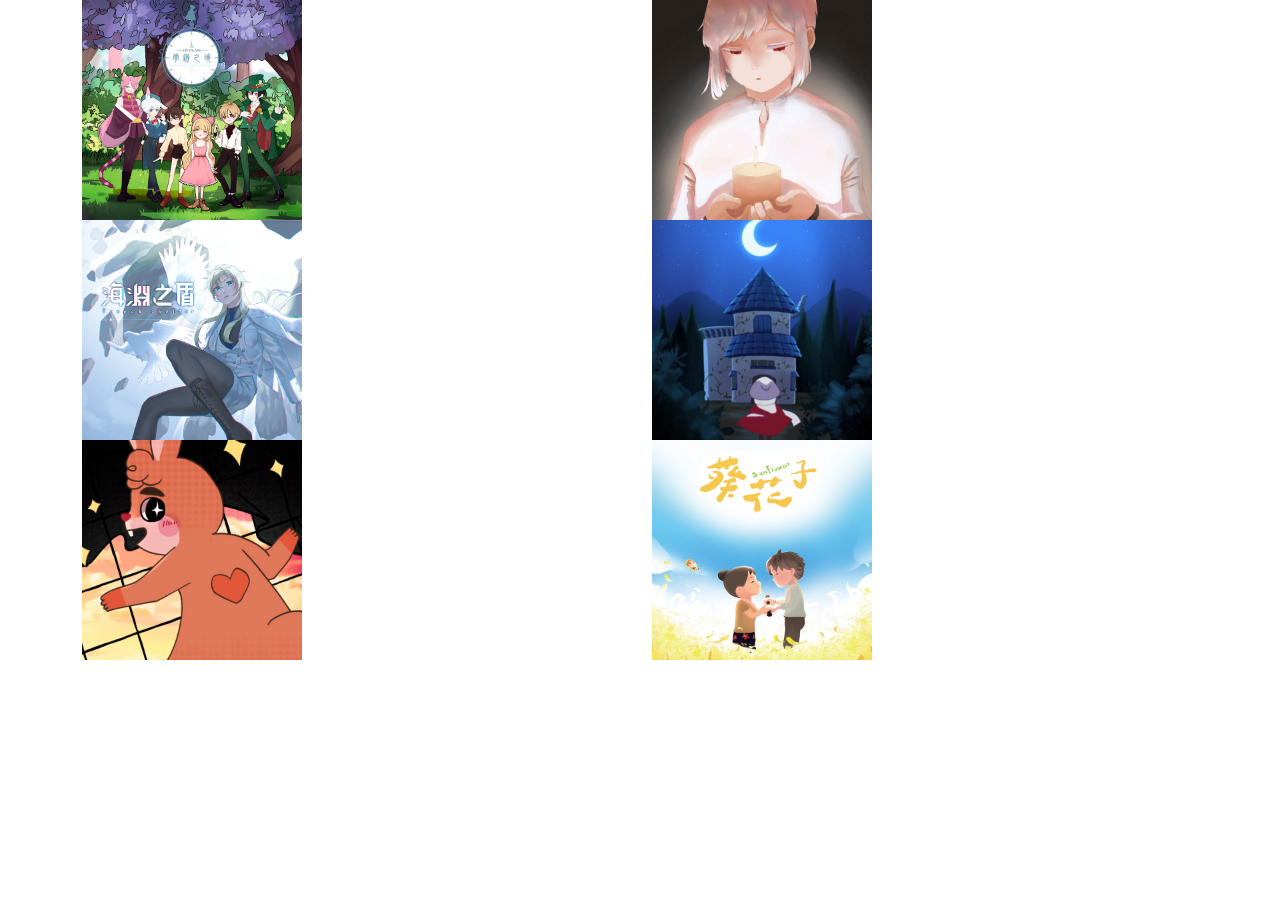
<file: gallery.html>
<!DOCTYPE html>
<html lang="en">
<head>
    <meta charset="UTF-8">
    <title>Title</title>
    <link rel="stylesheet" href="css/bootstrap.min.css">


</head>
<body>


    <div class="container">
        <div class ="row">
            <div class ="col-sm-4 col-lg-6"><img src="img/10 (1).jpg" height="220" width="220"/></div>
            <div class ="col-sm-4 col-lg-6"><img src="img/10 (2).jpg" height="220" width="220"/></div>
            <div class ="col-sm-4 col-lg-6"><img src="img/10 (3).jpg" height="220" width="220"/></div>
            <div class ="col-sm-4 col-lg-6"><img src="img/10 (4).jpg" height="220" width="220"/></div>
            <div class ="col-sm-4 col-lg-6"><img src="img/10 (5).jpg" height="220" width="220"/></div>
            <div class ="col-sm-4 col-lg-6"><img src="img/10 (6).jpg" height="220" width="220"/></div>

        </div>
    </div>

    <script src="./js/bootstrap.bundle.min.js"></script>
</body>
</html>
</file>
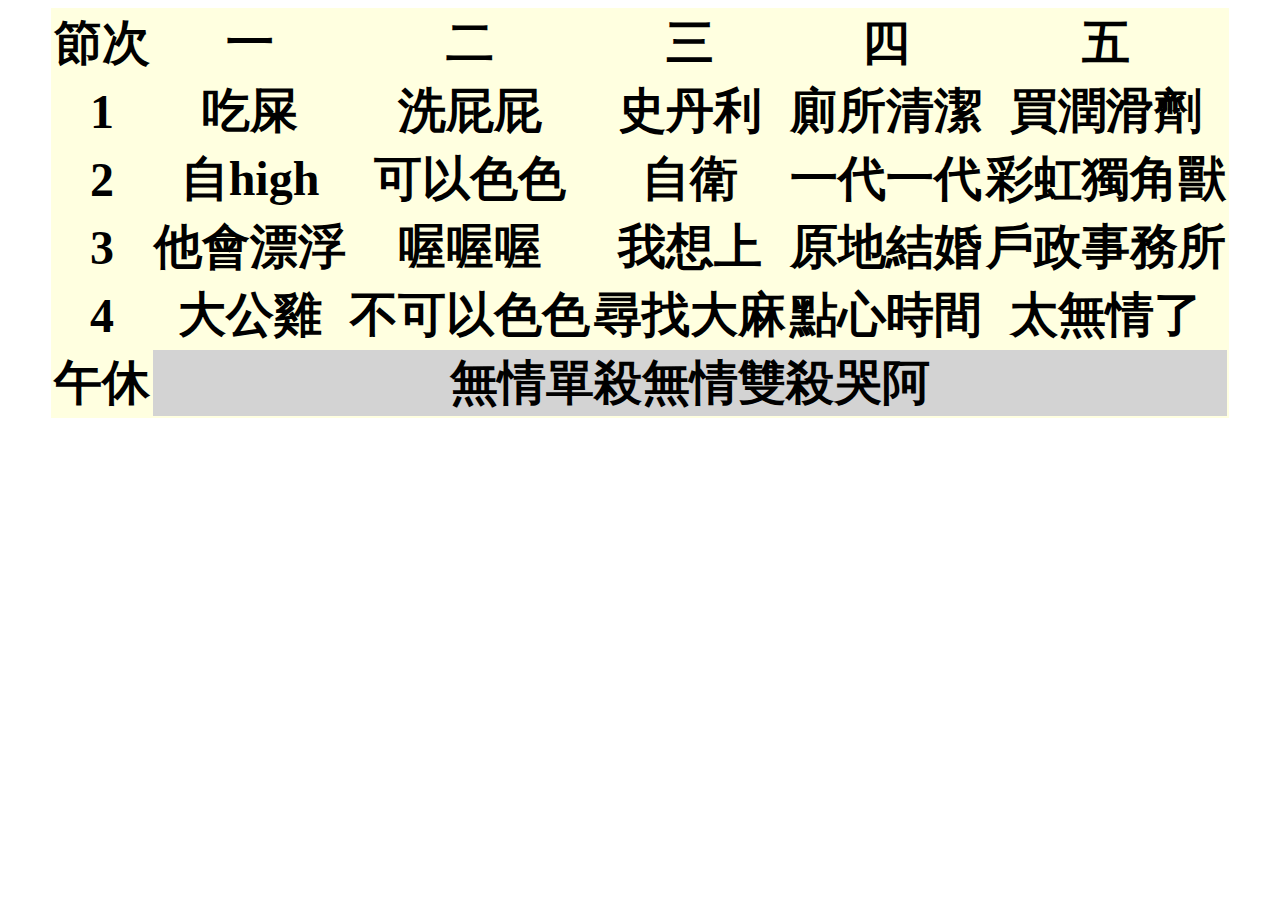
<file: hahaAAAA.html>
<!DOCTYPE html>
<html lang="en">
<head>
    <meta charset="UTF-8">
    <title>hahahahaAAAAAA</title>
</head>
<body>
<center>
<table style="background: lightyellow">
    <tr>
        <th><font size="10">節次</font></th>
        <th><font size="10">一</font></th>
        <th><font size="10">二</font></th>
        <th><font size="10">三</font></th>
        <th><font size="10">四</font></th>
        <th><font size="10">五</font></th>
    </tr>
    <tr>
        <th><font size="10">1</font></th>
        <th><font size="10">吃屎</font></th>
        <th><font size="10">洗屁屁</font></th>
        <th><font size="10">史丹利</font></th>
        <th><font size="10">廁所清潔</font></th>
        <th><font size="10">買潤滑劑</font></th>
    </tr>
    <tr>
        <th><font size="10">2</font></th>
        <th><font size="10">自high</font></th>
        <th><font size="10">可以色色</font></th>
        <th><font size="10">自衛</font></th>
        <th><font size="10">一代一代</font></th>
        <th><font size="10">彩虹獨角獸</font></th>
    </tr>
    <tr>
        <th><font size="10">3</font></th>
        <th><font size="10">他會漂浮</font></th>
        <th><font size="10">喔喔喔</font></th>
        <th><font size="10">我想上</font></th>
        <th><font size="10">原地結婚</font></th>
        <th><font size="10">戶政事務所</font></th>
    </tr>
    <tr>
        <th><font size="10">4</font></th>
        <th><font size="10">大公雞</font></th>
        <th><font size="10">不可以色色</font></th>
        <th><font size="10">尋找大麻</font></th>
        <th><font size="10">點心時間</font></th>
        <th><font size="10">太無情了</font></th>
    </tr>
    <tr>
        <th><font size="10">午休</font></th>
        <th colspan="5"style="background: lightgrey"><font size="10">無情單殺無情雙殺哭阿</font></th>
    </tr>
</table>
    </center>
</body>
</html>
</file>
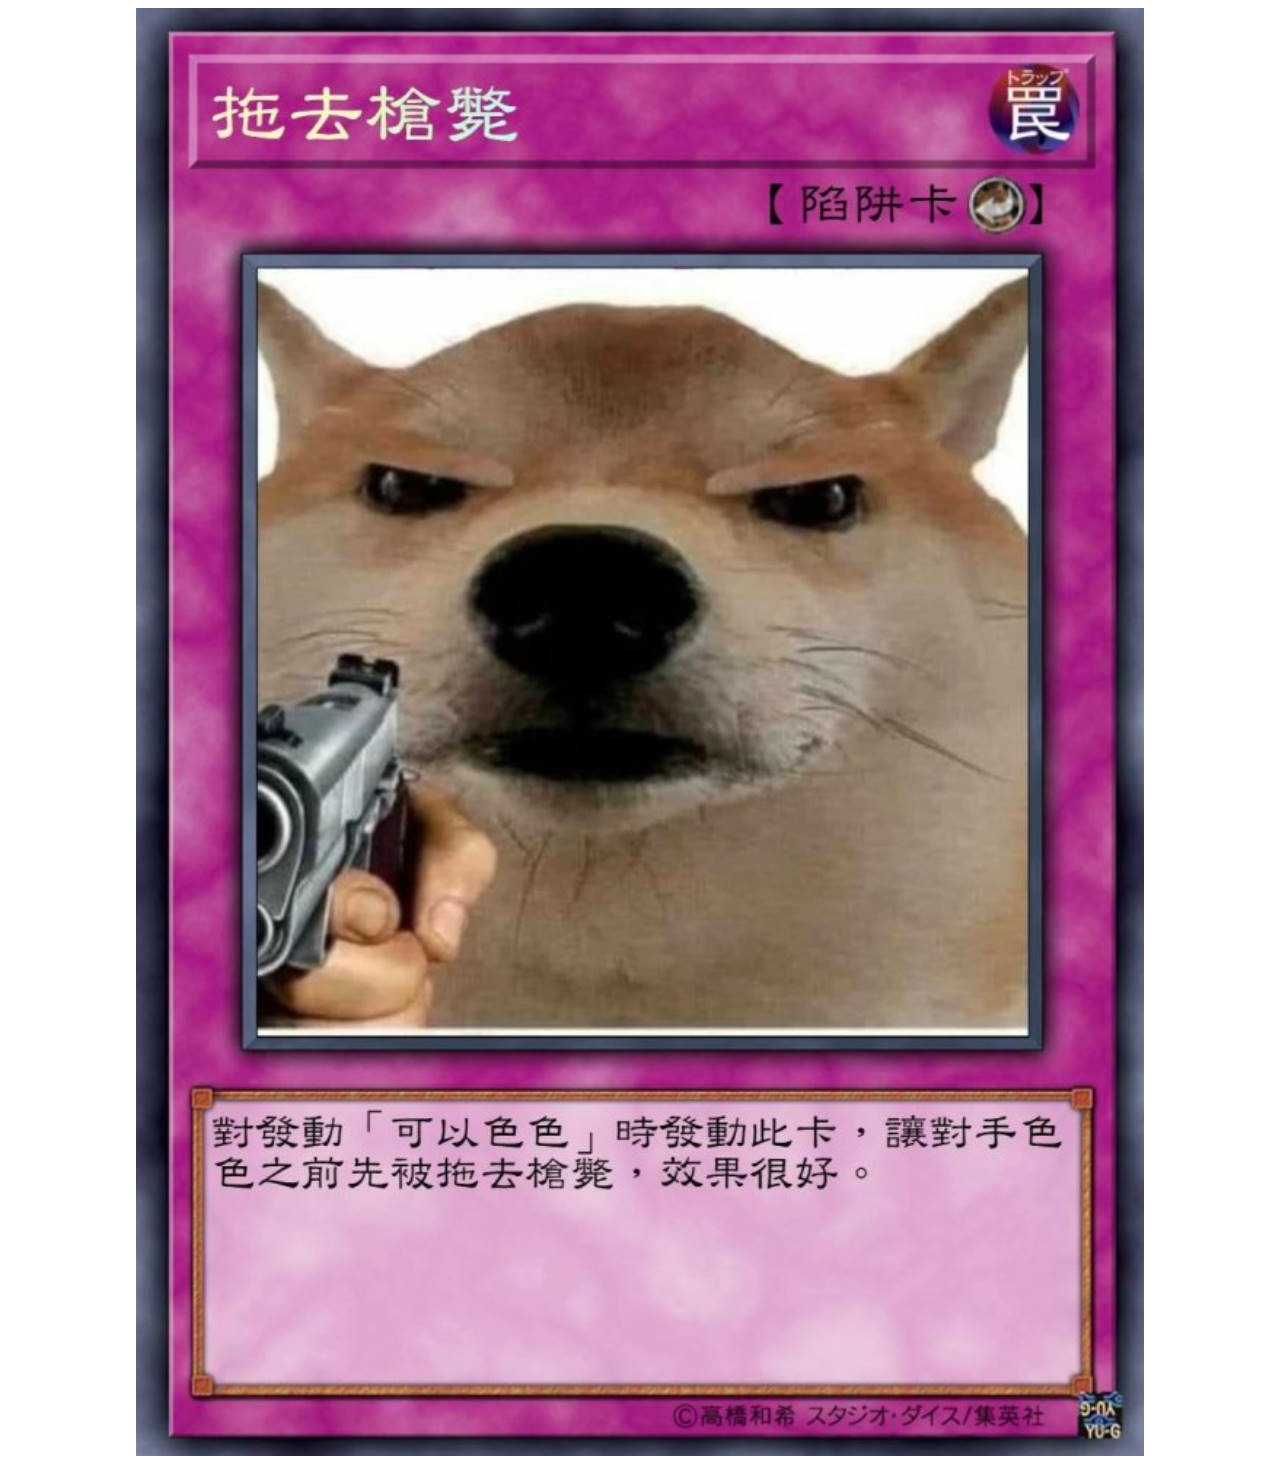
<file: info.html>
<!DOCTYPE html>
<html lang="en">
<head>
    <meta charset="UTF-8">
    <title>yeeeeee</title>
</head>
<body>
<center>
    <img src="img/e967dedb-5683-493d-a5c2-dfb30f55bbe1.png" height="1448" width="1008"/>
</center>

</body>
</html>
</file>
